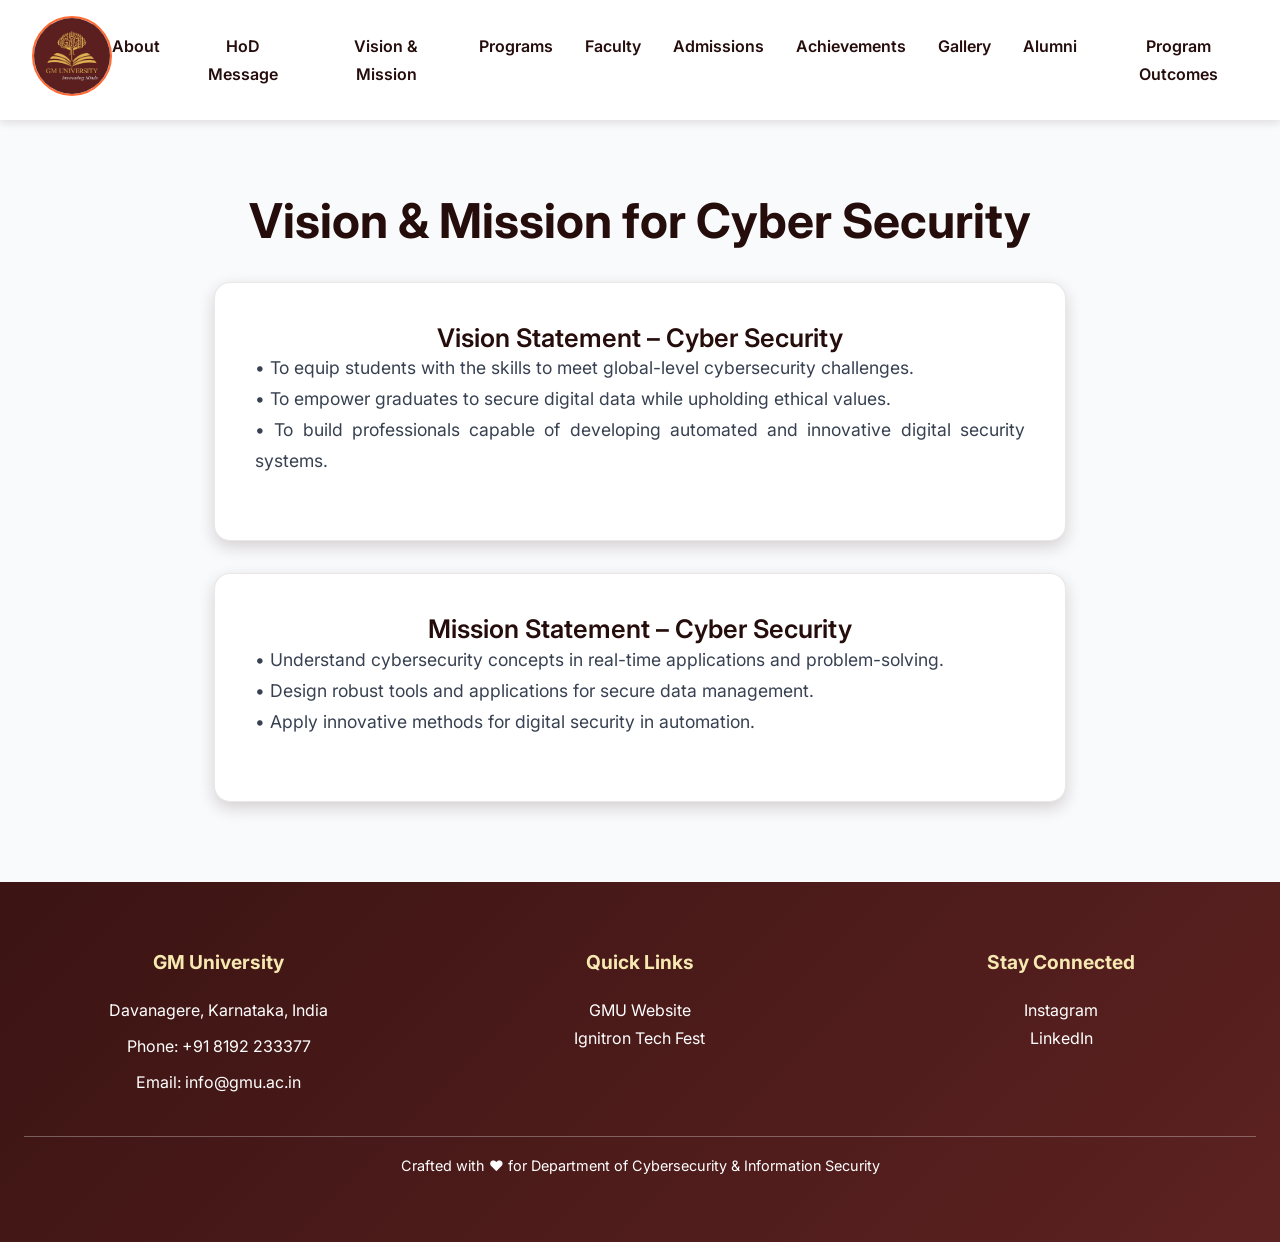
<file: cybersecurity-vision-mission.html>
<!DOCTYPE html>
<html lang="en">

<head>
    <meta charset="UTF-8">
    <meta name="viewport" content="width=device-width, initial-scale=1.0">
    <title>Cyber Security Vision & Mission - GM University</title>
    <link rel="preconnect" href="https://fonts.googleapis.com">
    <link rel="preconnect" href="https://fonts.gstatic.com" crossorigin>
    <link href="https://fonts.googleapis.com/css2?family=Inter:wght@300;400;500;600;700;800&display=swap"
        rel="stylesheet">
    <style>
        :root {
            --primary: #3b1413;
            --primary-dark: #250d0c;
            --primary-light: #5c2221;
            --secondary: #f6e8b1;
            --secondary-light: #fffce6;
            --accent: #ff6b33;
            --accent-light: #ff8c5a;
            --text: #111827;
            --text-light: #374151;
            --text-muted: #6b7280;
            --bg-light: #f8fafc;
            --bg-card: #ffffff;
            --white: #ffffff;
            --shadow-xs: 0 1px 2px rgba(0, 0, 0, 0.05);
            --shadow-sm: 0 3px 8px rgba(59, 20, 19, 0.12);
            --shadow-md: 0 6px 16px rgba(59, 20, 19, 0.18);
            --shadow-lg: 0 10px 28px rgba(59, 20, 19, 0.25);
            --gradient-primary: linear-gradient(135deg, var(--primary) 0%, var(--primary-light) 100%);
            --gradient-hero: linear-gradient(145deg, var(--primary-dark) 0%, var(--primary) 40%, var(--accent) 100%);
            --radius: 12px;
            --radius-sm: 8px;
            --radius-lg: 16px;
            --transition: all 0.3s cubic-bezier(0.4, 0, 0.2, 1);
        }

        * {
            margin: 0;
            padding: 0;
            box-sizing: border-box;
        }

        html {
            scroll-behavior: smooth;
            font-size: clamp(14px, 2.5vw, 16px);
        }

        body {
            font-family: 'Inter', -apple-system, BlinkMacSystemFont, system-ui, sans-serif;
            color: var(--text);
            line-height: 1.75;
            background: var(--bg-light);
            overflow-x: hidden;
            text-align: center;
        }

        h1,
        h2,
        h3 {
            color: var(--primary-dark);
            font-weight: 700;
            line-height: 1.2;
            text-align: center;
        }

        h1 {
            font-size: clamp(2rem, 5.5vw, 3.5rem);
        }

        h2 {
            font-size: clamp(1.8rem, 4vw, 2.5rem);
        }

        h3 {
            font-size: clamp(1.2rem, 2.8vw, 1.6rem);
            font-weight: 600;
        }

        p {
            font-size: clamp(0.9rem, 1.7vw, 1.1rem);
            color: var(--text-light);
            margin-bottom: 1.5rem;
            text-align: justify;
        }

        header {
            position: fixed;
            top: 0;
            width: 100%;
            background: rgba(255, 255, 255, 0.95);
            backdrop-filter: blur(10px);
            box-shadow: var(--shadow-sm);
            z-index: 1000;
            padding: 1rem 2rem;
        }

        .header-content {
            max-width: 1600px;
            margin: 0 auto;
            display: flex;
            align-items: center;
            justify-content: space-between;
        }

        .logo img {
            width: clamp(80px, 2vw, 60px);
            border-radius: 50%;
            border: 2px solid var(--accent);
            transition: var(--transition);
            object-fit: cover;
        }

        .logo img:hover {
            transform: scale(1.1);
        }

        .nav-list {
            display: flex;
            gap: 2rem;
            list-style: none;
            justify-content: center;
        }

        .nav-link {
            color: var(--primary-dark);
            text-decoration: none;
            font-weight: 600;
            font-size: clamp(0.9rem, 1.6vw, 1rem);
            position: relative;
            transition: var(--transition);
            text-align: center;
        }

        .nav-link::after {
            content: '';
            position: absolute;
            bottom: -4px;
            left: 0;
            width: 0;
            height: 2px;
            background: var(--accent);
            transition: var(--transition);
        }

        .nav-link:hover {
            color: var(--primary);
        }

        .nav-link:hover::after {
            width: 100%;
        }

        .hamburger {
            display: none;
            font-size: 1.5rem;
            background: none;
            border: none;
            color: var(--primary-dark);
            cursor: pointer;
        }

        .content-section {
            padding: clamp(8rem, 15vw, 12rem) 1.5rem 3rem;
            max-width: 900px;
            margin: 0 auto;
            text-align: left;
        }

        .content-section p {
            text-align: justify;
        }

        .content-section h1 {
            text-align: center;
            margin-bottom: 2rem;
            color: var(--primary-dark);
            font-size: clamp(2rem, 5vw, 3rem);
        }

        .content-section h2 {
            text-align: center;
            margin-top: 1.5rem;
        }

        .vision-card {
            background: var(--bg-card);
            padding: 2.5rem;
            border-radius: var(--radius-lg);
            box-shadow: var(--shadow-md);
            border: 1px solid rgba(59, 20, 19, 0.1);
            margin-bottom: 2rem;
        }

        footer {
            background: var(--gradient-primary);
            color: var(--white);
            padding: clamp(3rem, 6vw, 4rem) 1.5rem;
            text-align: center;
        }

        .footer-content {
            max-width: 1400px;
            margin: 0 auto;
            display: grid;
            grid-template-columns: repeat(auto-fit, minmax(220px, 1fr));
            gap: 2rem;
        }

        .footer-section h4 {
            color: var(--secondary);
            margin-bottom: 1rem;
            font-size: 1.2rem;
        }

        .footer-section p,
        .footer-section a {
            color: var(--white);
            font-size: 1rem;
            margin-bottom: 0.5rem;
            text-decoration: none;
            text-align: center;
        }

        .footer-section a:hover {
            color: var(--secondary);
        }

        .newsletter-form {
            display: flex;
            gap: 1rem;
            justify-content: center;
            margin-top: 1rem;
        }

        .newsletter-form input {
            padding: 0.8rem;
            border: none;
            border-radius: var(--radius-sm);
            font-size: 1rem;
            width: 100%;
            max-width: 300px;
        }

        .newsletter-form button {
            padding: 0.8rem 1.5rem;
            background: var(--accent);
            color: var(--white);
            border: none;
            border-radius: var(--radius-sm);
            cursor: pointer;
            transition: var(--transition);
        }

        .newsletter-form button:hover {
            background: var(--accent-light);
        }

        .footer-bottom {
            margin-top: 2rem;
            border-top: 1px solid rgba(255, 255, 255, 0.3);
            padding-top: 1rem;
            font-size: 0.9rem;
        }

        @media (max-width: 1024px) {
            .nav-list {
                gap: 1.5rem;
            }
        }

        @media (max-width: 768px) {
            .hamburger {
                display: block;
            }

            .nav-list {
                display: none;
                flex-direction: column;
                position: absolute;
                top: 70px;
                left: 0;
                width: 100%;
                background: rgba(255, 255, 255, 0.95);
                padding: 1rem;
                box-shadow: var(--shadow-sm);
                text-align: center;
            }

            .nav-list.active {
                display: flex;
            }
        }
    </style>
</head>

<body>
    <header>
        <div class="header-content">
            <div class="logo">
                <a href="index.html">
                    <img src="image.png" alt="GMU Logo" loading="lazy">
                </a>
            </div>
            <nav>
                <ul class="nav-list">
                    <li><a href="index.html#about" class="nav-link">About</a></li>
                    <li><a href="index.html#hod-message" class="nav-link">HoD Message</a></li>
                    <li><a href="index.html#vision-mission" class="nav-link">Vision & Mission</a></li>
                    <li><a href="index.html#programs" class="nav-link">Programs</a></li>
                    <li><a href="index.html#faculty" class="nav-link">Faculty</a></li>
                    <li><a href="index.html#admissions" class="nav-link">Admissions</a></li>
                    <li><a href="index.html#achievements" class="nav-link">Achievements</a></li>
                    <li><a href="index.html#gallery" class="nav-link">Gallery</a></li>
                    <li><a href="index.html#alumni" class="nav-link">Alumni</a></li>
                    <li><a href="PO.html" class="nav-link">Program Outcomes</a></li>
                </ul>
                <button class="hamburger" aria-label="Toggle navigation">☰</button>
            </nav>
        </div>
    </header>

    <main class="content-section">
        <h1>Vision & Mission for Cyber Security</h1>
        <div class="vision-card">
            <h3>Vision Statement – Cyber Security</h3>
            <p>• To equip students with the skills to meet global-level cybersecurity challenges.<br>
                • To empower graduates to secure digital data while upholding ethical values.<br>
                • To build professionals capable of developing automated and innovative digital security systems.
            </p>
        </div>
        <div class="vision-card">
            <h3>Mission Statement – Cyber Security</h3>
            <p>• Understand cybersecurity concepts in real-time applications and problem-solving.<br>
                • Design robust tools and applications for secure data management.<br>
                • Apply innovative methods for digital security in automation.
            </p>
        </div>
    </main>

    <footer>
        <div class="footer-content">
            <div class="footer-section">
                <h4>GM University</h4>
                <p>Davanagere, Karnataka, India</p>
                <p>Phone: +91 8192 233377</p>
                <p>Email: <a href="mailto:info@gmu.ac.in">info@gmu.ac.in</a></p>
            </div>
            <div class="footer-section">
                <h4>Quick Links</h4>
                <a href="https://gmu.ac.in" target="_blank" rel="noopener noreferrer">GMU Website</a><br>
                <a href="https://ignitron.gmu.ac.in" target="_blank" rel="noopener noreferrer">Ignitron Tech Fest</a>
            </div>
            <div class="footer-section">
                <h4>Stay Connected</h4>
                <a href="https://instagram.com/gmu" target="_blank" rel="noopener noreferrer">Instagram</a><br>
                <a href="https://linkedin.com/company/gmu" target="_blank" rel="noopener noreferrer">LinkedIn</a>
            </div>
        </div>
        <div class="footer-bottom">
            Crafted with &hearts; for Department of Cybersecurity & Information Security
        </div>
    </footer>

    <script>
        document.addEventListener('DOMContentLoaded', () => {
            const hamburger = document.querySelector('.hamburger');
            const navList = document.querySelector('.nav-list');
            hamburger.addEventListener('click', () => {
                navList.classList.toggle('active');
                hamburger.setAttribute('aria-expanded', navList.classList.contains('active'));
            });
        });
    </script>
</body>

</html>
</file>
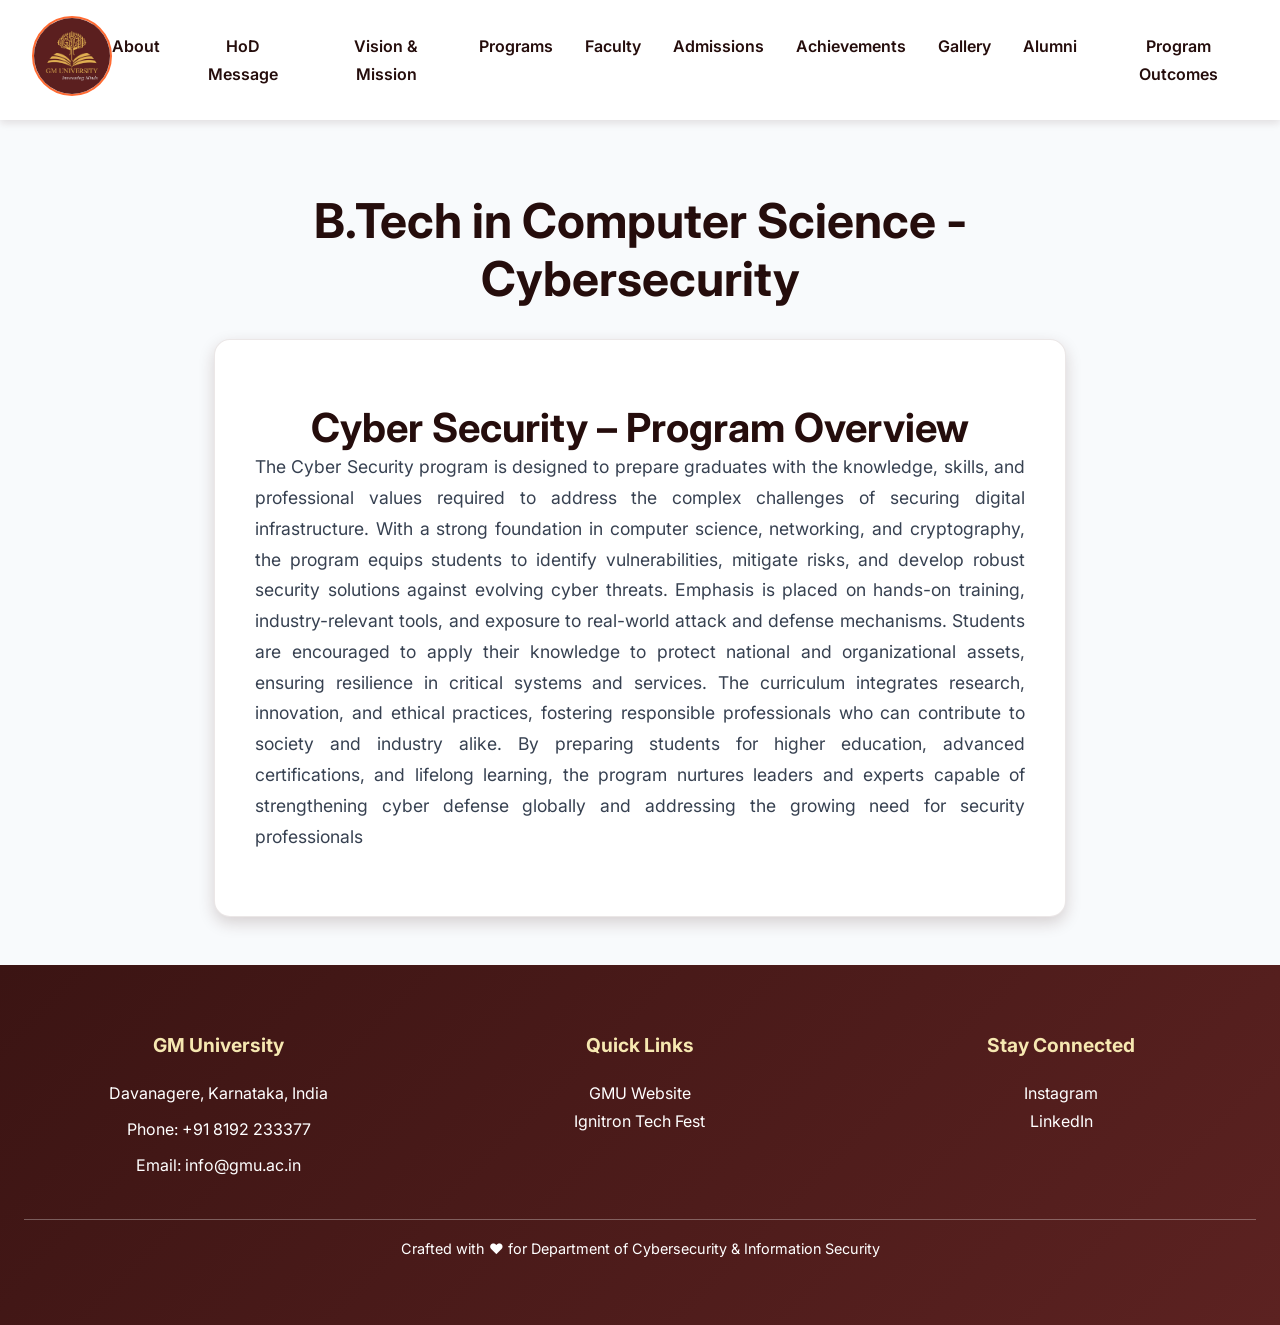
<file: cybersecurity.html>
<!DOCTYPE html>
<html lang="en">

<head>
    <meta charset="UTF-8">
    <meta name="viewport" content="width=device-width, initial-scale=1.0">
    <title>Cyber Security Program - GM University</title>
    <link rel="preconnect" href="https://fonts.googleapis.com">
    <link rel="preconnect" href="https://fonts.gstatic.com" crossorigin>
    <link href="https://fonts.googleapis.com/css2?family=Inter:wght@300;400;500;600;700;800&display=swap"
        rel="stylesheet">
    <style>
        :root {
            --primary: #3b1413;
            --primary-dark: #250d0c;
            --primary-light: #5c2221;
            --secondary: #f6e8b1;
            --secondary-light: #fffce6;
            --accent: #ff6b33;
            --accent-light: #ff8c5a;
            --text: #111827;
            --text-light: #374151;
            --text-muted: #6b7280;
            --bg-light: #f8fafc;
            --bg-card: #ffffff;
            --white: #ffffff;
            --shadow-xs: 0 1px 2px rgba(0, 0, 0, 0.05);
            --shadow-sm: 0 3px 8px rgba(59, 20, 19, 0.12);
            --shadow-md: 0 6px 16px rgba(59, 20, 19, 0.18);
            --shadow-lg: 0 10px 28px rgba(59, 20, 19, 0.25);
            --gradient-primary: linear-gradient(135deg, var(--primary) 0%, var(--primary-light) 100%);
            --gradient-hero: linear-gradient(145deg, var(--primary-dark) 0%, var(--primary) 40%, var(--accent) 100%);
            --radius: 12px;
            --radius-sm: 8px;
            --radius-lg: 16px;
            --transition: all 0.3s cubic-bezier(0.4, 0, 0.2, 1);
        }

        * {
            margin: 0;
            padding: 0;
            box-sizing: border-box;
        }

        html {
            scroll-behavior: smooth;
            font-size: clamp(14px, 2.5vw, 16px);
        }

        body {
            font-family: 'Inter', -apple-system, BlinkMacSystemFont, system-ui, sans-serif;
            color: var(--text);
            line-height: 1.75;
            background: var(--bg-light);
            overflow-x: hidden;
            text-align: center;
        }

        h1,
        h2,
        h3 {
            color: var(--primary-dark);
            font-weight: 700;
            line-height: 1.2;
            text-align: center;
        }

        h1 {
            font-size: clamp(2rem, 5.5vw, 3.5rem);
        }

        h2 {
            font-size: clamp(1.8rem, 4vw, 2.5rem);
        }

        h3 {
            font-size: clamp(1.2rem, 2.8vw, 1.6rem);
            font-weight: 600;
        }

        p {
            font-size: clamp(0.9rem, 1.7vw, 1.1rem);
            color: var(--text-light);
            margin-bottom: 1.5rem;
            text-align: justify;
        }

        header {
            position: fixed;
            top: 0;
            width: 100%;
            background: rgba(255, 255, 255, 0.95);
            backdrop-filter: blur(10px);
            box-shadow: var(--shadow-sm);
            z-index: 1000;
            padding: 1rem 2rem;
        }

        .header-content {
            max-width: 1600px;
            margin: 0 auto;
            display: flex;
            align-items: center;
            justify-content: space-between;
        }

        .logo img {
            width: clamp(80px, 2vw, 60px);
            border-radius: 50%;
            border: 2px solid var(--accent);
            transition: var(--transition);
            object-fit: cover;
        }

        .logo img:hover {
            transform: scale(1.1);
        }

        .nav-list {
            display: flex;
            gap: 2rem;
            list-style: none;
            justify-content: center;
        }

        .nav-link {
            color: var(--primary-dark);
            text-decoration: none;
            font-weight: 600;
            font-size: clamp(0.9rem, 1.6vw, 1rem);
            position: relative;
            transition: var(--transition);
            text-align: center;
        }

        .nav-link::after {
            content: '';
            position: absolute;
            bottom: -4px;
            left: 0;
            width: 0;
            height: 2px;
            background: var(--accent);
            transition: var(--transition);
        }

        .nav-link:hover {
            color: var(--primary);
        }

        .nav-link:hover::after {
            width: 100%;
        }

        .hamburger {
            display: none;
            font-size: 1.5rem;
            background: none;
            border: none;
            color: var(--primary-dark);
            cursor: pointer;
        }

        .content-section {
            padding: clamp(8rem, 15vw, 12rem) 1.5rem 3rem;
            max-width: 900px;
            margin: 0 auto;
            text-align: left;
        }

        .content-section p {
            text-align: justify;
        }

        .content-section h1 {
            text-align: center;
            margin-bottom: 2rem;
            color: var(--primary-dark);
            font-size: clamp(2rem, 5vw, 3rem);
        }

        .content-section h2 {
            text-align: center;
            margin-top: 1.5rem;
        }

        .program-card {
            background: var(--bg-card);
            padding: 2.5rem;
            border-radius: var(--radius-lg);
            box-shadow: var(--shadow-md);
            border: 1px solid rgba(59, 20, 19, 0.1);
        }

        footer {
            background: var(--gradient-primary);
            color: var(--white);
            padding: clamp(3rem, 6vw, 4rem) 1.5rem;
            text-align: center;
        }

        .footer-content {
            max-width: 1400px;
            margin: 0 auto;
            display: grid;
            grid-template-columns: repeat(auto-fit, minmax(220px, 1fr));
            gap: 2rem;
        }

        .footer-section h4 {
            color: var(--secondary);
            margin-bottom: 1rem;
            font-size: 1.2rem;
        }

        .footer-section p,
        .footer-section a {
            color: var(--white);
            font-size: 1rem;
            margin-bottom: 0.5rem;
            text-decoration: none;
            text-align: center;
        }

        .footer-section a:hover {
            color: var(--secondary);
        }

        .newsletter-form {
            display: flex;
            gap: 1rem;
            justify-content: center;
            margin-top: 1rem;
        }

        .newsletter-form input {
            padding: 0.8rem;
            border: none;
            border-radius: var(--radius-sm);
            font-size: 1rem;
            width: 100%;
            max-width: 300px;
        }

        .newsletter-form button {
            padding: 0.8rem 1.5rem;
            background: var(--accent);
            color: var(--white);
            border: none;
            border-radius: var(--radius-sm);
            cursor: pointer;
            transition: var(--transition);
        }

        .newsletter-form button:hover {
            background: var(--accent-light);
        }

        .footer-bottom {
            margin-top: 2rem;
            border-top: 1px solid rgba(255, 255, 255, 0.3);
            padding-top: 1rem;
            font-size: 0.9rem;
        }

        @media (max-width: 1024px) {
            .nav-list {
                gap: 1.5rem;
            }
        }

        @media (max-width: 768px) {
            .hamburger {
                display: block;
            }

            .nav-list {
                display: none;
                flex-direction: column;
                position: absolute;
                top: 70px;
                left: 0;
                width: 100%;
                background: rgba(255, 255, 255, 0.95);
                padding: 1rem;
                box-shadow: var(--shadow-sm);
                text-align: center;
            }

            .nav-list.active {
                display: flex;
            }
        }
    </style>
</head>

<body>
    <header>
        <div class="header-content">
            <div class="logo">
                <a href="index.html">
                    <img src="image.png" alt="GMU Logo" loading="lazy">
                </a>
            </div>
            <nav>
                <ul class="nav-list">
                    <li><a href="index.html#about" class="nav-link">About</a></li>
                    <li><a href="index.html#hod-message" class="nav-link">HoD Message</a></li>
                    <li><a href="index.html#vision-mission" class="nav-link">Vision & Mission</a></li>
                    <li><a href="index.html#programs" class="nav-link">Programs</a></li>
                    <li><a href="index.html#faculty" class="nav-link">Faculty</a></li>
                    <li><a href="index.html#admissions" class="nav-link">Admissions</a></li>
                    <li><a href="index.html#achievements" class="nav-link">Achievements</a></li>
                    <li><a href="index.html#gallery" class="nav-link">Gallery</a></li>
                    <li><a href="index.html#alumni" class="nav-link">Alumni</a></li>
                    <li><a href="PO.html" class="nav-link">Program Outcomes</a></li>
                </ul>
                <button class="hamburger" aria-label="Toggle navigation">☰</button>
            </nav>
        </div>
    </header>

    <main class="content-section">
        <h1>B.Tech in Computer Science - Cybersecurity</h1>
        <div class="program-card">
            <h2>Cyber Security – Program Overview</h2>
            <p>
                The Cyber Security program is designed to prepare graduates with the knowledge, skills, and
                professional values required to address the complex challenges of securing digital
                infrastructure. With a strong foundation in computer science, networking, and cryptography, the
                program equips students to identify vulnerabilities, mitigate risks, and develop robust security
                solutions against evolving cyber threats. Emphasis is placed on hands-on training,
                industry-relevant tools, and exposure to real-world attack and defense mechanisms. Students are
                encouraged to apply their knowledge to protect national and organizational assets, ensuring
                resilience in critical systems and services. The curriculum integrates research, innovation, and
                ethical practices, fostering responsible professionals who can contribute to society and
                industry alike. By preparing students for higher education, advanced certifications, and
                lifelong learning, the program nurtures leaders and experts capable of strengthening cyber
                defense globally and addressing the growing need for security professionals
            </p>
        </div>
    </main>

    <footer>
        <div class="footer-content">
            <div class="footer-section">
                <h4>GM University</h4>
                <p>Davanagere, Karnataka, India</p>
                <p>Phone: +91 8192 233377</p>
                <p>Email: <a href="mailto:info@gmu.ac.in">info@gmu.ac.in</a></p>
            </div>
            <div class="footer-section">
                <h4>Quick Links</h4>
                <a href="https://gmu.ac.in" target="_blank" rel="noopener noreferrer">GMU Website</a><br>
                <a href="https://ignitron.gmu.ac.in" target="_blank" rel="noopener noreferrer">Ignitron Tech Fest</a>
            </div>
            <div class="footer-section">
                <h4>Stay Connected</h4>
                <a href="https://instagram.com/gmu" target="_blank" rel="noopener noreferrer">Instagram</a><br>
                <a href="https://linkedin.com/company/gmu" target="_blank" rel="noopener noreferrer">LinkedIn</a>
            </div>
        </div>
        <div class="footer-bottom">
            Crafted with &hearts; for Department of Cybersecurity & Information Security
        </div>
    </footer>

    <script>
        document.addEventListener('DOMContentLoaded', () => {
            const hamburger = document.querySelector('.hamburger');
            const navList = document.querySelector('.nav-list');
            hamburger.addEventListener('click', () => {
                navList.classList.toggle('active');
                hamburger.setAttribute('aria-expanded', navList.classList.contains('active'));
            });
        });
    </script>
</body>

</html>
</file>
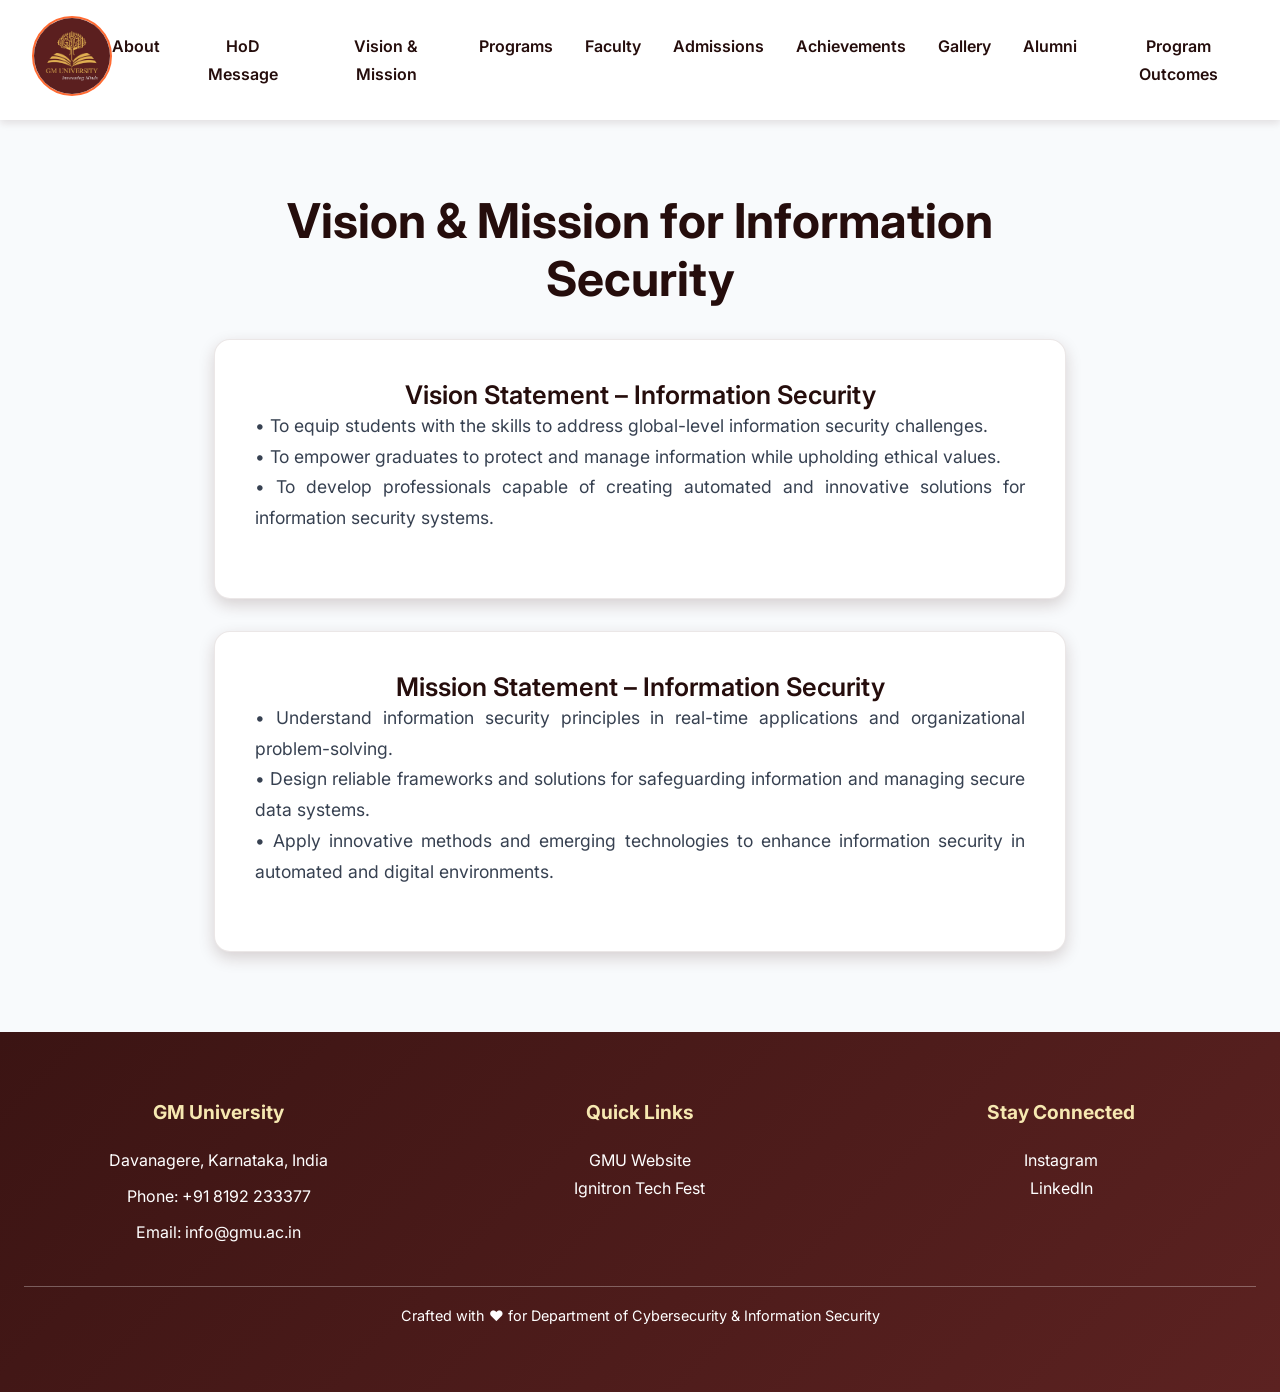
<file: informationsecurity-vision-mission.html>
<!DOCTYPE html>
<html lang="en">

<head>
    <meta charset="UTF-8">
    <meta name="viewport" content="width=device-width, initial-scale=1.0">
    <title>Information Security Vision & Mission - GM University</title>
    <link rel="preconnect" href="https://fonts.googleapis.com">
    <link rel="preconnect" href="https://fonts.gstatic.com" crossorigin>
    <link href="https://fonts.googleapis.com/css2?family=Inter:wght@300;400;500;600;700;800&display=swap"
        rel="stylesheet">
    <style>
        :root {
            --primary: #3b1413;
            --primary-dark: #250d0c;
            --primary-light: #5c2221;
            --secondary: #f6e8b1;
            --secondary-light: #fffce6;
            --accent: #ff6b33;
            --accent-light: #ff8c5a;
            --text: #111827;
            --text-light: #374151;
            --text-muted: #6b7280;
            --bg-light: #f8fafc;
            --bg-card: #ffffff;
            --white: #ffffff;
            --shadow-xs: 0 1px 2px rgba(0, 0, 0, 0.05);
            --shadow-sm: 0 3px 8px rgba(59, 20, 19, 0.12);
            --shadow-md: 0 6px 16px rgba(59, 20, 19, 0.18);
            --shadow-lg: 0 10px 28px rgba(59, 20, 19, 0.25);
            --gradient-primary: linear-gradient(135deg, var(--primary) 0%, var(--primary-light) 100%);
            --gradient-hero: linear-gradient(145deg, var(--primary-dark) 0%, var(--primary) 40%, var(--accent) 100%);
            --radius: 12px;
            --radius-sm: 8px;
            --radius-lg: 16px;
            --transition: all 0.3s cubic-bezier(0.4, 0, 0.2, 1);
        }

        * {
            margin: 0;
            padding: 0;
            box-sizing: border-box;
        }

        html {
            scroll-behavior: smooth;
            font-size: clamp(14px, 2.5vw, 16px);
        }

        body {
            font-family: 'Inter', -apple-system, BlinkMacSystemFont, system-ui, sans-serif;
            color: var(--text);
            line-height: 1.75;
            background: var(--bg-light);
            overflow-x: hidden;
            text-align: center;
        }

        h1,
        h2,
        h3 {
            color: var(--primary-dark);
            font-weight: 700;
            line-height: 1.2;
            text-align: center;
        }

        h1 {
            font-size: clamp(2rem, 5.5vw, 3.5rem);
        }

        h2 {
            font-size: clamp(1.8rem, 4vw, 2.5rem);
        }

        h3 {
            font-size: clamp(1.2rem, 2.8vw, 1.6rem);
            font-weight: 600;
        }

        p {
            font-size: clamp(0.9rem, 1.7vw, 1.1rem);
            color: var(--text-light);
            margin-bottom: 1.5rem;
            text-align: justify;
        }

        header {
            position: fixed;
            top: 0;
            width: 100%;
            background: rgba(255, 255, 255, 0.95);
            backdrop-filter: blur(10px);
            box-shadow: var(--shadow-sm);
            z-index: 1000;
            padding: 1rem 2rem;
        }

        .header-content {
            max-width: 1600px;
            margin: 0 auto;
            display: flex;
            align-items: center;
            justify-content: space-between;
        }

        .logo img {
            width: clamp(80px, 2vw, 60px);
            border-radius: 50%;
            border: 2px solid var(--accent);
            transition: var(--transition);
            object-fit: cover;
        }

        .logo img:hover {
            transform: scale(1.1);
        }

        .nav-list {
            display: flex;
            gap: 2rem;
            list-style: none;
            justify-content: center;
        }

        .nav-link {
            color: var(--primary-dark);
            text-decoration: none;
            font-weight: 600;
            font-size: clamp(0.9rem, 1.6vw, 1rem);
            position: relative;
            transition: var(--transition);
            text-align: center;
        }

        .nav-link::after {
            content: '';
            position: absolute;
            bottom: -4px;
            left: 0;
            width: 0;
            height: 2px;
            background: var(--accent);
            transition: var(--transition);
        }

        .nav-link:hover {
            color: var(--primary);
        }

        .nav-link:hover::after {
            width: 100%;
        }

        .hamburger {
            display: none;
            font-size: 1.5rem;
            background: none;
            border: none;
            color: var(--primary-dark);
            cursor: pointer;
        }

        .content-section {
            padding: clamp(8rem, 15vw, 12rem) 1.5rem 3rem;
            max-width: 900px;
            margin: 0 auto;
            text-align: left;
        }

        .content-section p {
            text-align: justify;
        }

        .content-section h1 {
            text-align: center;
            margin-bottom: 2rem;
            color: var(--primary-dark);
            font-size: clamp(2rem, 5vw, 3rem);
        }

        .content-section h2 {
            text-align: center;
            margin-top: 1.5rem;
        }

        .vision-card {
            background: var(--bg-card);
            padding: 2.5rem;
            border-radius: var(--radius-lg);
            box-shadow: var(--shadow-md);
            border: 1px solid rgba(59, 20, 19, 0.1);
            margin-bottom: 2rem;
        }

        footer {
            background: var(--gradient-primary);
            color: var(--white);
            padding: clamp(3rem, 6vw, 4rem) 1.5rem;
            text-align: center;
        }

        .footer-content {
            max-width: 1400px;
            margin: 0 auto;
            display: grid;
            grid-template-columns: repeat(auto-fit, minmax(220px, 1fr));
            gap: 2rem;
        }

        .footer-section h4 {
            color: var(--secondary);
            margin-bottom: 1rem;
            font-size: 1.2rem;
        }

        .footer-section p,
        .footer-section a {
            color: var(--white);
            font-size: 1rem;
            margin-bottom: 0.5rem;
            text-decoration: none;
            text-align: center;
        }

        .footer-section a:hover {
            color: var(--secondary);
        }

        .newsletter-form {
            display: flex;
            gap: 1rem;
            justify-content: center;
            margin-top: 1rem;
        }

        .newsletter-form input {
            padding: 0.8rem;
            border: none;
            border-radius: var(--radius-sm);
            font-size: 1rem;
            width: 100%;
            max-width: 300px;
        }

        .newsletter-form button {
            padding: 0.8rem 1.5rem;
            background: var(--accent);
            color: var(--white);
            border: none;
            border-radius: var(--radius-sm);
            cursor: pointer;
            transition: var(--transition);
        }

        .newsletter-form button:hover {
            background: var(--accent-light);
        }

        .footer-bottom {
            margin-top: 2rem;
            border-top: 1px solid rgba(255, 255, 255, 0.3);
            padding-top: 1rem;
            font-size: 0.9rem;
        }

        @media (max-width: 1024px) {
            .nav-list {
                gap: 1.5rem;
            }
        }

        @media (max-width: 768px) {
            .hamburger {
                display: block;
            }

            .nav-list {
                display: none;
                flex-direction: column;
                position: absolute;
                top: 70px;
                left: 0;
                width: 100%;
                background: rgba(255, 255, 255, 0.95);
                padding: 1rem;
                box-shadow: var(--shadow-sm);
                text-align: center;
            }

            .nav-list.active {
                display: flex;
            }
        }
    </style>
</head>

<body>
    <header>
        <div class="header-content">
            <div class="logo">
                <a href="index.html">
                    <img src="image.png" alt="GMU Logo" loading="lazy">
                </a>
            </div>
            <nav>
                <ul class="nav-list">
                    <li><a href="index.html#about" class="nav-link">About</a></li>
                    <li><a href="index.html#hod-message" class="nav-link">HoD Message</a></li>
                    <li><a href="index.html#vision-mission" class="nav-link">Vision & Mission</a></li>
                    <li><a href="index.html#programs" class="nav-link">Programs</a></li>
                    <li><a href="index.html#faculty" class="nav-link">Faculty</a></li>
                    <li><a href="index.html#admissions" class="nav-link">Admissions</a></li>
                    <li><a href="index.html#achievements" class="nav-link">Achievements</a></li>
                    <li><a href="index.html#gallery" class="nav-link">Gallery</a></li>
                    <li><a href="index.html#alumni" class="nav-link">Alumni</a></li>
                    <li><a href="PO.html" class="nav-link">Program Outcomes</a></li>
                </ul>
                <button class="hamburger" aria-label="Toggle navigation">☰</button>
            </nav>
        </div>
    </header>

    <main class="content-section">
        <h1>Vision & Mission for Information Security</h1>
        <div class="vision-card">
            <h3>Vision Statement – Information Security</h3>
            <p>• To equip students with the skills to address global-level information security challenges.<br>
                • To empower graduates to protect and manage information while upholding ethical values.<br>
                • To develop professionals capable of creating automated and innovative solutions for information security systems.
            </p>
        </div>
        <div class="vision-card">
            <h3>Mission Statement – Information Security</h3>
            <p>• Understand information security principles in real-time applications and organizational problem-solving.<br>
                • Design reliable frameworks and solutions for safeguarding information and managing secure data systems.<br>
                • Apply innovative methods and emerging technologies to enhance information security in automated and digital environments.
            </p>
        </div>
    </main>

    <footer>
        <div class="footer-content">
            <div class="footer-section">
                <h4>GM University</h4>
                <p>Davanagere, Karnataka, India</p>
                <p>Phone: +91 8192 233377</p>
                <p>Email: <a href="mailto:info@gmu.ac.in">info@gmu.ac.in</a></p>
            </div>
            <div class="footer-section">
                <h4>Quick Links</h4>
                <a href="https://gmu.ac.in" target="_blank" rel="noopener noreferrer">GMU Website</a><br>
                <a href="https://ignitron.gmu.ac.in" target="_blank" rel="noopener noreferrer">Ignitron Tech Fest</a>
            </div>
            <div class="footer-section">
                <h4>Stay Connected</h4>
                <a href="https://instagram.com/gmu" target="_blank" rel="noopener noreferrer">Instagram</a><br>
                <a href="https://linkedin.com/company/gmu" target="_blank" rel="noopener noreferrer">LinkedIn</a>
            </div>
        </div>
        <div class="footer-bottom">
            Crafted with &hearts; for Department of Cybersecurity & Information Security
        </div>
    </footer>

    <script>
        document.addEventListener('DOMContentLoaded', () => {
            const hamburger = document.querySelector('.hamburger');
            const navList = document.querySelector('.nav-list');
            hamburger.addEventListener('click', () => {
                navList.classList.toggle('active');
                hamburger.setAttribute('aria-expanded', navList.classList.contains('active'));
            });
        });
    </script>
</body>

</html>
</file>
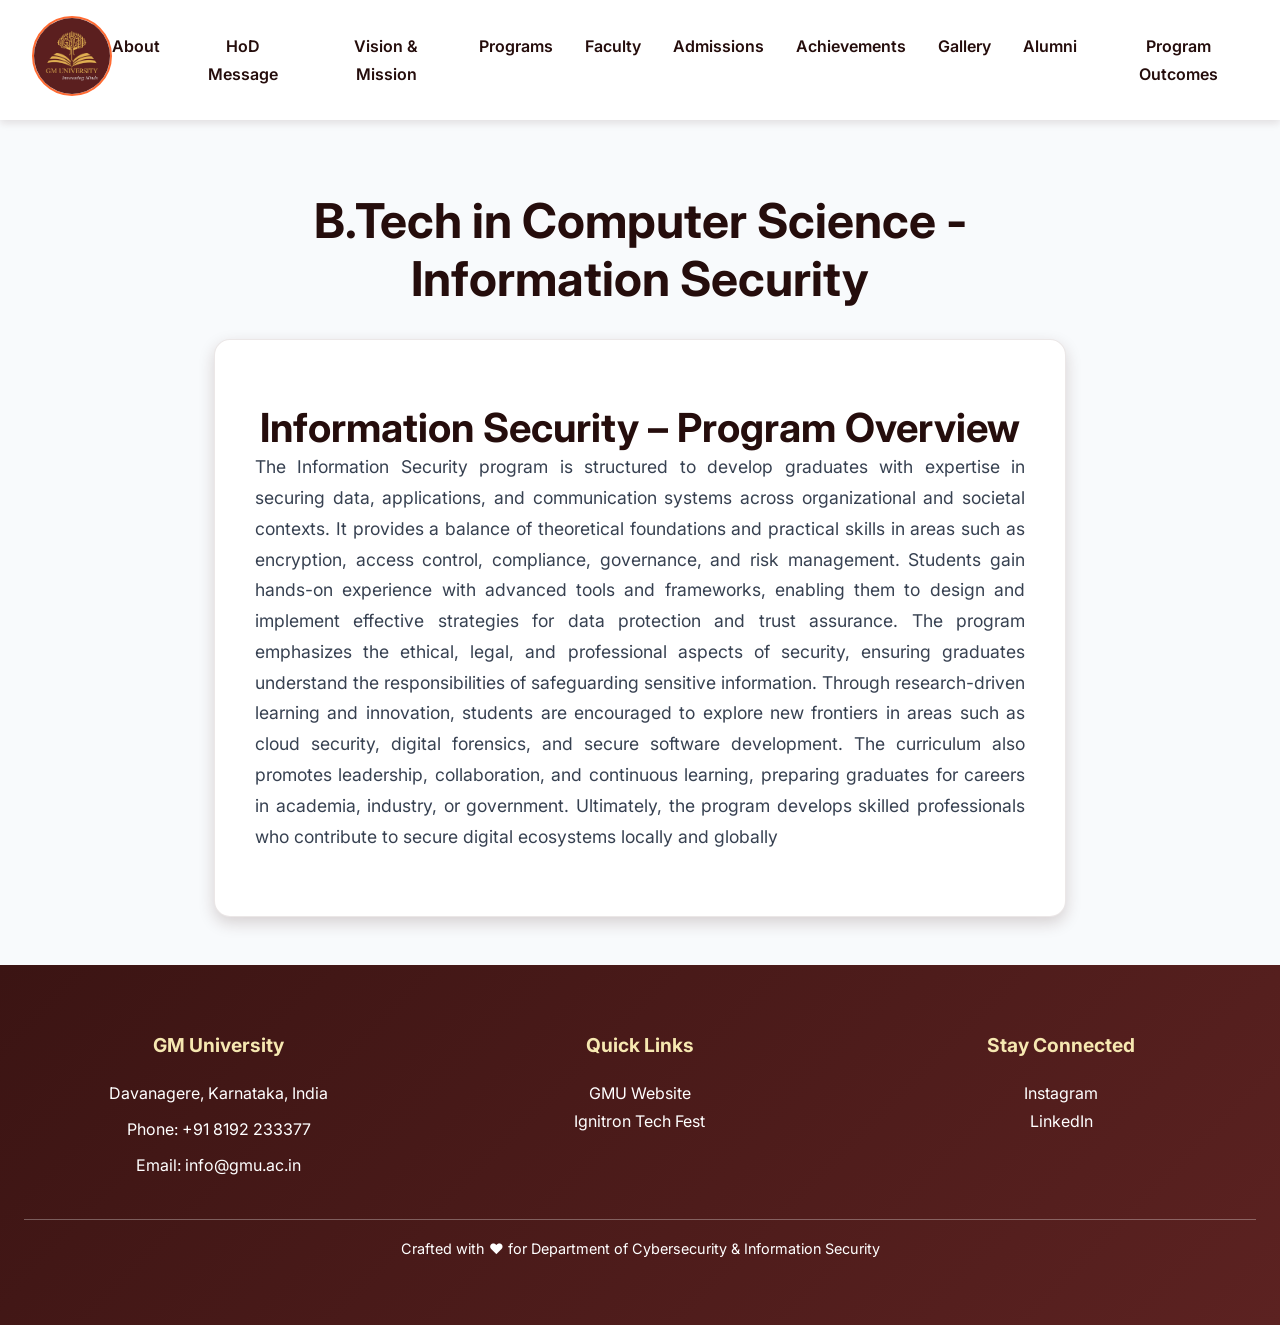
<file: informationsecurity.html>
<!DOCTYPE html>
<html lang="en">

<head>
    <meta charset="UTF-8">
    <meta name="viewport" content="width=device-width, initial-scale=1.0">
    <title>Information Security Program - GM University</title>
    <link rel="preconnect" href="https://fonts.googleapis.com">
    <link rel="preconnect" href="https://fonts.gstatic.com" crossorigin>
    <link href="https://fonts.googleapis.com/css2?family=Inter:wght@300;400;500;600;700;800&display=swap"
        rel="stylesheet">
    <style>
        :root {
            --primary: #3b1413;
            --primary-dark: #250d0c;
            --primary-light: #5c2221;
            --secondary: #f6e8b1;
            --secondary-light: #fffce6;
            --accent: #ff6b33;
            --accent-light: #ff8c5a;
            --text: #111827;
            --text-light: #374151;
            --text-muted: #6b7280;
            --bg-light: #f8fafc;
            --bg-card: #ffffff;
            --white: #ffffff;
            --shadow-xs: 0 1px 2px rgba(0, 0, 0, 0.05);
            --shadow-sm: 0 3px 8px rgba(59, 20, 19, 0.12);
            --shadow-md: 0 6px 16px rgba(59, 20, 19, 0.18);
            --shadow-lg: 0 10px 28px rgba(59, 20, 19, 0.25);
            --gradient-primary: linear-gradient(135deg, var(--primary) 0%, var(--primary-light) 100%);
            --gradient-hero: linear-gradient(145deg, var(--primary-dark) 0%, var(--primary) 40%, var(--accent) 100%);
            --radius: 12px;
            --radius-sm: 8px;
            --radius-lg: 16px;
            --transition: all 0.3s cubic-bezier(0.4, 0, 0.2, 1);
        }

        * {
            margin: 0;
            padding: 0;
            box-sizing: border-box;
        }

        html {
            scroll-behavior: smooth;
            font-size: clamp(14px, 2.5vw, 16px);
        }

        body {
            font-family: 'Inter', -apple-system, BlinkMacSystemFont, system-ui, sans-serif;
            color: var(--text);
            line-height: 1.75;
            background: var(--bg-light);
            overflow-x: hidden;
            text-align: center;
        }

        h1,
        h2,
        h3 {
            color: var(--primary-dark);
            font-weight: 700;
            line-height: 1.2;
            text-align: center;
        }

        h1 {
            font-size: clamp(2rem, 5.5vw, 3.5rem);
        }

        h2 {
            font-size: clamp(1.8rem, 4vw, 2.5rem);
        }

        h3 {
            font-size: clamp(1.2rem, 2.8vw, 1.6rem);
            font-weight: 600;
        }

        p {
            font-size: clamp(0.9rem, 1.7vw, 1.1rem);
            color: var(--text-light);
            margin-bottom: 1.5rem;
            text-align: justify;
        }

        header {
            position: fixed;
            top: 0;
            width: 100%;
            background: rgba(255, 255, 255, 0.95);
            backdrop-filter: blur(10px);
            box-shadow: var(--shadow-sm);
            z-index: 1000;
            padding: 1rem 2rem;
        }

        .header-content {
            max-width: 1600px;
            margin: 0 auto;
            display: flex;
            align-items: center;
            justify-content: space-between;
        }

        .logo img {
            width: clamp(80px, 2vw, 60px);
            border-radius: 50%;
            border: 2px solid var(--accent);
            transition: var(--transition);
            object-fit: cover;
        }

        .logo img:hover {
            transform: scale(1.1);
        }

        .nav-list {
            display: flex;
            gap: 2rem;
            list-style: none;
            justify-content: center;
        }

        .nav-link {
            color: var(--primary-dark);
            text-decoration: none;
            font-weight: 600;
            font-size: clamp(0.9rem, 1.6vw, 1rem);
            position: relative;
            transition: var(--transition);
            text-align: center;
        }

        .nav-link::after {
            content: '';
            position: absolute;
            bottom: -4px;
            left: 0;
            width: 0;
            height: 2px;
            background: var(--accent);
            transition: var(--transition);
        }

        .nav-link:hover {
            color: var(--primary);
        }

        .nav-link:hover::after {
            width: 100%;
        }

        .hamburger {
            display: none;
            font-size: 1.5rem;
            background: none;
            border: none;
            color: var(--primary-dark);
            cursor: pointer;
        }

        .content-section {
            padding: clamp(8rem, 15vw, 12rem) 1.5rem 3rem;
            max-width: 900px;
            margin: 0 auto;
            text-align: left;
        }

        .content-section p {
            text-align: justify;
        }

        .content-section h1 {
            text-align: center;
            margin-bottom: 2rem;
            color: var(--primary-dark);
            font-size: clamp(2rem, 5vw, 3rem);
        }

        .content-section h2 {
            text-align: center;
            margin-top: 1.5rem;
        }

        .program-card {
            background: var(--bg-card);
            padding: 2.5rem;
            border-radius: var(--radius-lg);
            box-shadow: var(--shadow-md);
            border: 1px solid rgba(59, 20, 19, 0.1);
        }

        footer {
            background: var(--gradient-primary);
            color: var(--white);
            padding: clamp(3rem, 6vw, 4rem) 1.5rem;
            text-align: center;
        }

        .footer-content {
            max-width: 1400px;
            margin: 0 auto;
            display: grid;
            grid-template-columns: repeat(auto-fit, minmax(220px, 1fr));
            gap: 2rem;
        }

        .footer-section h4 {
            color: var(--secondary);
            margin-bottom: 1rem;
            font-size: 1.2rem;
        }

        .footer-section p,
        .footer-section a {
            color: var(--white);
            font-size: 1rem;
            margin-bottom: 0.5rem;
            text-decoration: none;
            text-align: center;
        }

        .footer-section a:hover {
            color: var(--secondary);
        }

        .newsletter-form {
            display: flex;
            gap: 1rem;
            justify-content: center;
            margin-top: 1rem;
        }

        .newsletter-form input {
            padding: 0.8rem;
            border: none;
            border-radius: var(--radius-sm);
            font-size: 1rem;
            width: 100%;
            max-width: 300px;
        }

        .newsletter-form button {
            padding: 0.8rem 1.5rem;
            background: var(--accent);
            color: var(--white);
            border: none;
            border-radius: var(--radius-sm);
            cursor: pointer;
            transition: var(--transition);
        }

        .newsletter-form button:hover {
            background: var(--accent-light);
        }

        .footer-bottom {
            margin-top: 2rem;
            border-top: 1px solid rgba(255, 255, 255, 0.3);
            padding-top: 1rem;
            font-size: 0.9rem;
        }

        @media (max-width: 1024px) {
            .nav-list {
                gap: 1.5rem;
            }
        }

        @media (max-width: 768px) {
            .hamburger {
                display: block;
            }

            .nav-list {
                display: none;
                flex-direction: column;
                position: absolute;
                top: 70px;
                left: 0;
                width: 100%;
                background: rgba(255, 255, 255, 0.95);
                padding: 1rem;
                box-shadow: var(--shadow-sm);
                text-align: center;
            }

            .nav-list.active {
                display: flex;
            }
        }
    </style>
</head>

<body>
    <header>
        <div class="header-content">
            <div class="logo">
                <a href="index.html">
                    <img src="image.png" alt="GMU Logo" loading="lazy">
                </a>
            </div>
            <nav>
                <ul class="nav-list">
                    <li><a href="index.html#about" class="nav-link">About</a></li>
                    <li><a href="index.html#hod-message" class="nav-link">HoD Message</a></li>
                    <li><a href="index.html#vision-mission" class="nav-link">Vision & Mission</a></li>
                    <li><a href="index.html#programs" class="nav-link">Programs</a></li>
                    <li><a href="index.html#faculty" class="nav-link">Faculty</a></li>
                    <li><a href="index.html#admissions" class="nav-link">Admissions</a></li>
                    <li><a href="index.html#achievements" class="nav-link">Achievements</a></li>
                    <li><a href="index.html#gallery" class="nav-link">Gallery</a></li>
                    <li><a href="index.html#alumni" class="nav-link">Alumni</a></li>
                    <li><a href="PO.html" class="nav-link">Program Outcomes</a></li>
                </ul>
                <button class="hamburger" aria-label="Toggle navigation">☰</button>
            </nav>
        </div>
    </header>

    <main class="content-section">
        <h1>B.Tech in Computer Science - Information Security</h1>
        <div class="program-card">
            <h2>Information Security – Program Overview</h2>
            <p>
                The Information Security program is structured to develop graduates with expertise in securing
                data, applications, and communication systems across organizational and societal contexts. It
                provides a balance of theoretical foundations and practical skills in areas such as encryption,
                access control, compliance, governance, and risk management. Students gain hands-on experience
                with advanced tools and frameworks, enabling them to design and implement effective strategies
                for data protection and trust assurance. The program emphasizes the ethical, legal, and
                professional aspects of security, ensuring graduates understand the responsibilities of
                safeguarding sensitive information. Through research-driven learning and innovation, students
                are encouraged to explore new frontiers in areas such as cloud security, digital forensics, and
                secure software development. The curriculum also promotes leadership, collaboration, and
                continuous learning, preparing graduates for careers in academia, industry, or government.
                Ultimately, the program develops skilled professionals who contribute to secure digital
                ecosystems locally and globally
            </p>
        </div>
    </main>

    <footer>
        <div class="footer-content">
            <div class="footer-section">
                <h4>GM University</h4>
                <p>Davanagere, Karnataka, India</p>
                <p>Phone: +91 8192 233377</p>
                <p>Email: <a href="mailto:info@gmu.ac.in">info@gmu.ac.in</a></p>
            </div>
            <div class="footer-section">
                <h4>Quick Links</h4>
                <a href="https://gmu.ac.in" target="_blank" rel="noopener noreferrer">GMU Website</a><br>
                <a href="https://ignitron.gmu.ac.in" target="_blank" rel="noopener noreferrer">Ignitron Tech Fest</a>
            </div>
            <div class="footer-section">
                <h4>Stay Connected</h4>
                <a href="https://instagram.com/gmu" target="_blank" rel="noopener noreferrer">Instagram</a><br>
                <a href="https://linkedin.com/company/gmu" target="_blank" rel="noopener noreferrer">LinkedIn</a>
            </div>
        </div>
        <div class="footer-bottom">
            Crafted with &hearts; for Department of Cybersecurity & Information Security
        </div>
    </footer>

    <script>
        document.addEventListener('DOMContentLoaded', () => {
            const hamburger = document.querySelector('.hamburger');
            const navList = document.querySelector('.nav-list');
            hamburger.addEventListener('click', () => {
                navList.classList.toggle('active');
                hamburger.setAttribute('aria-expanded', navList.classList.contains('active'));
            });
        });
    </script>
</body>

</html>
</file>
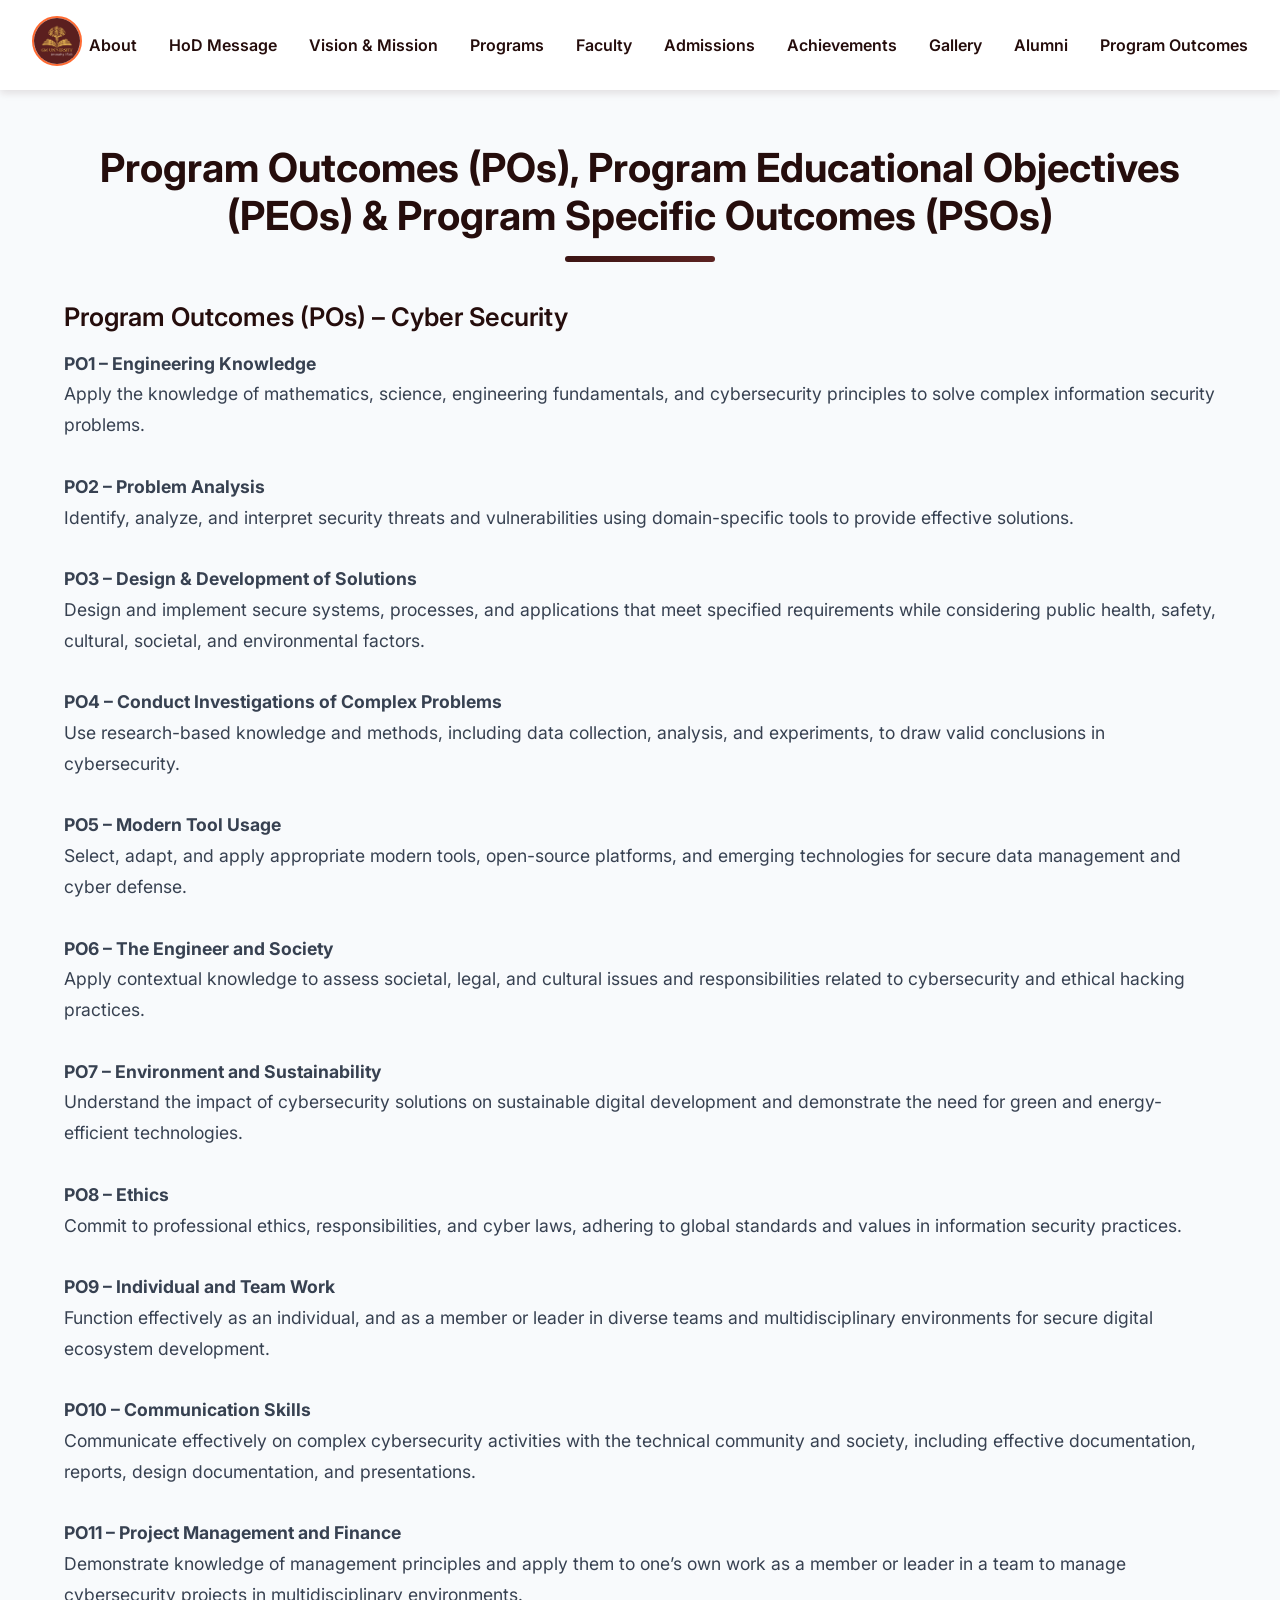
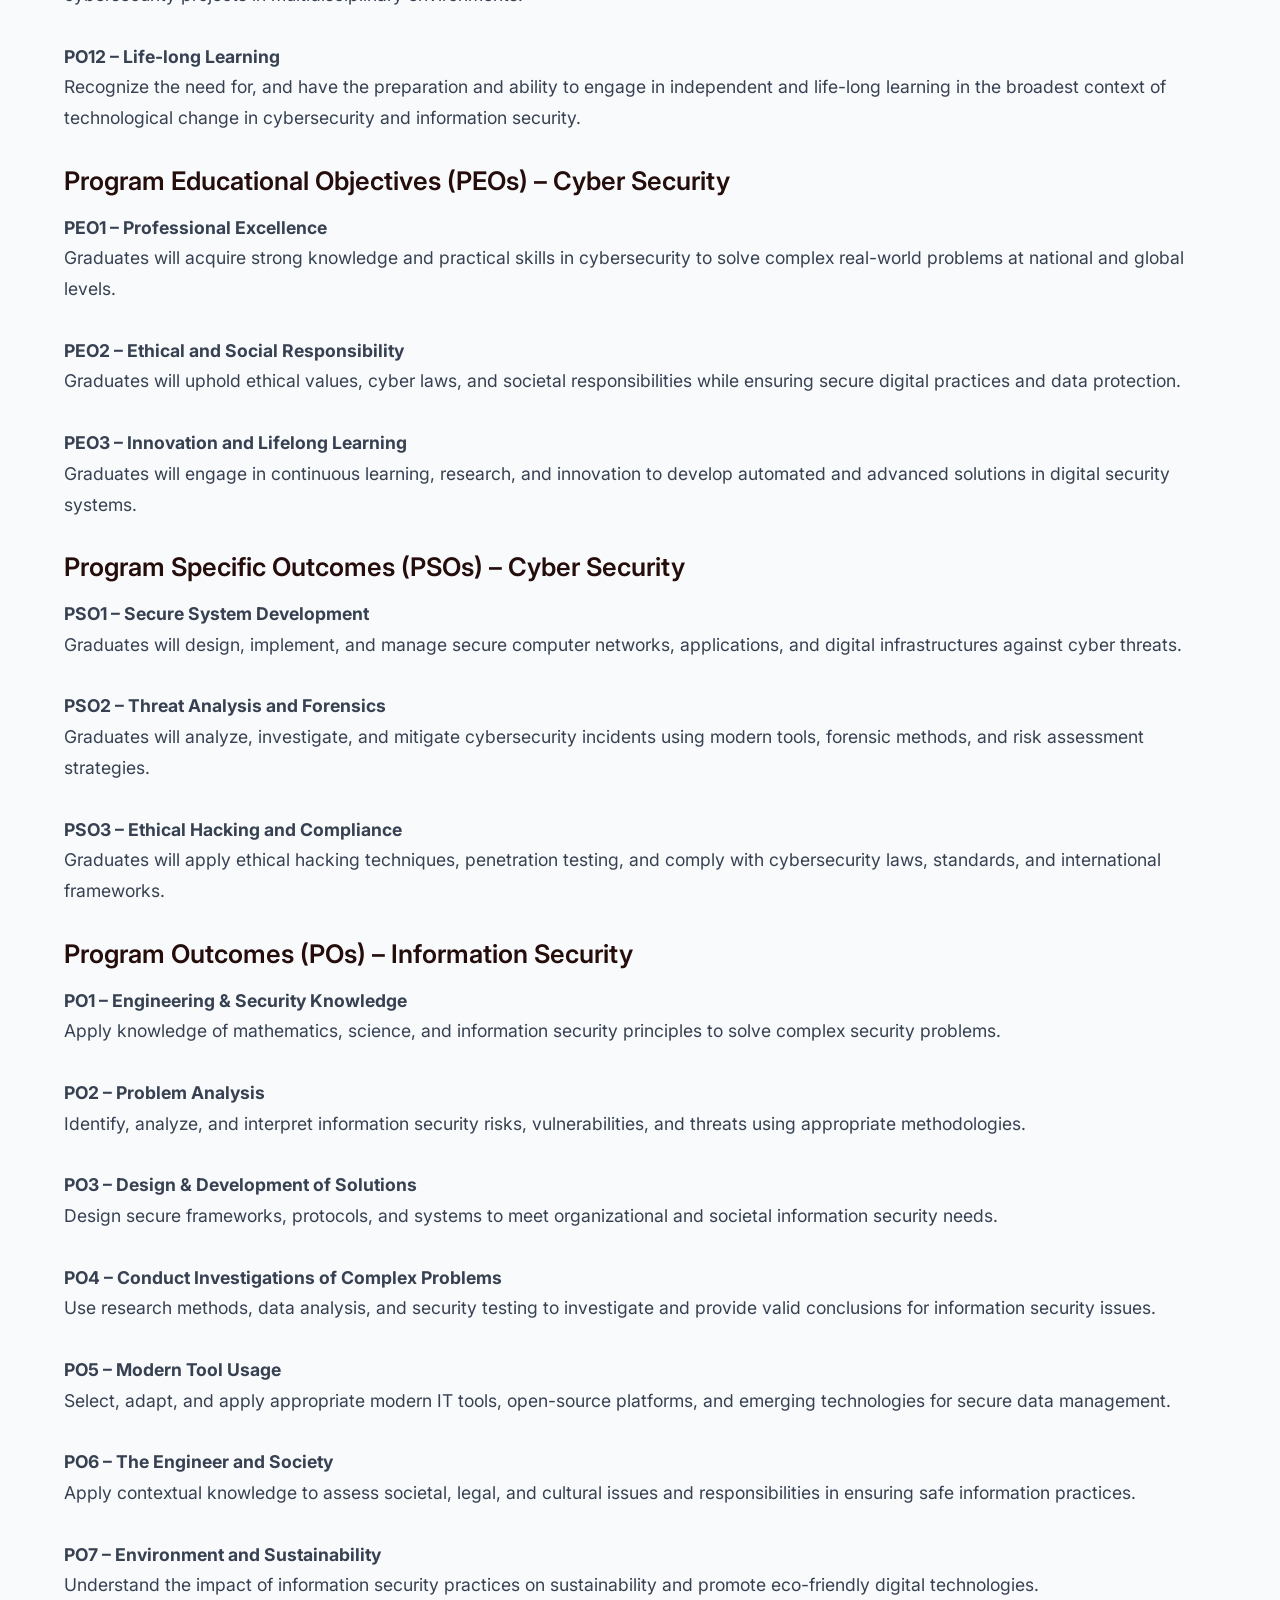
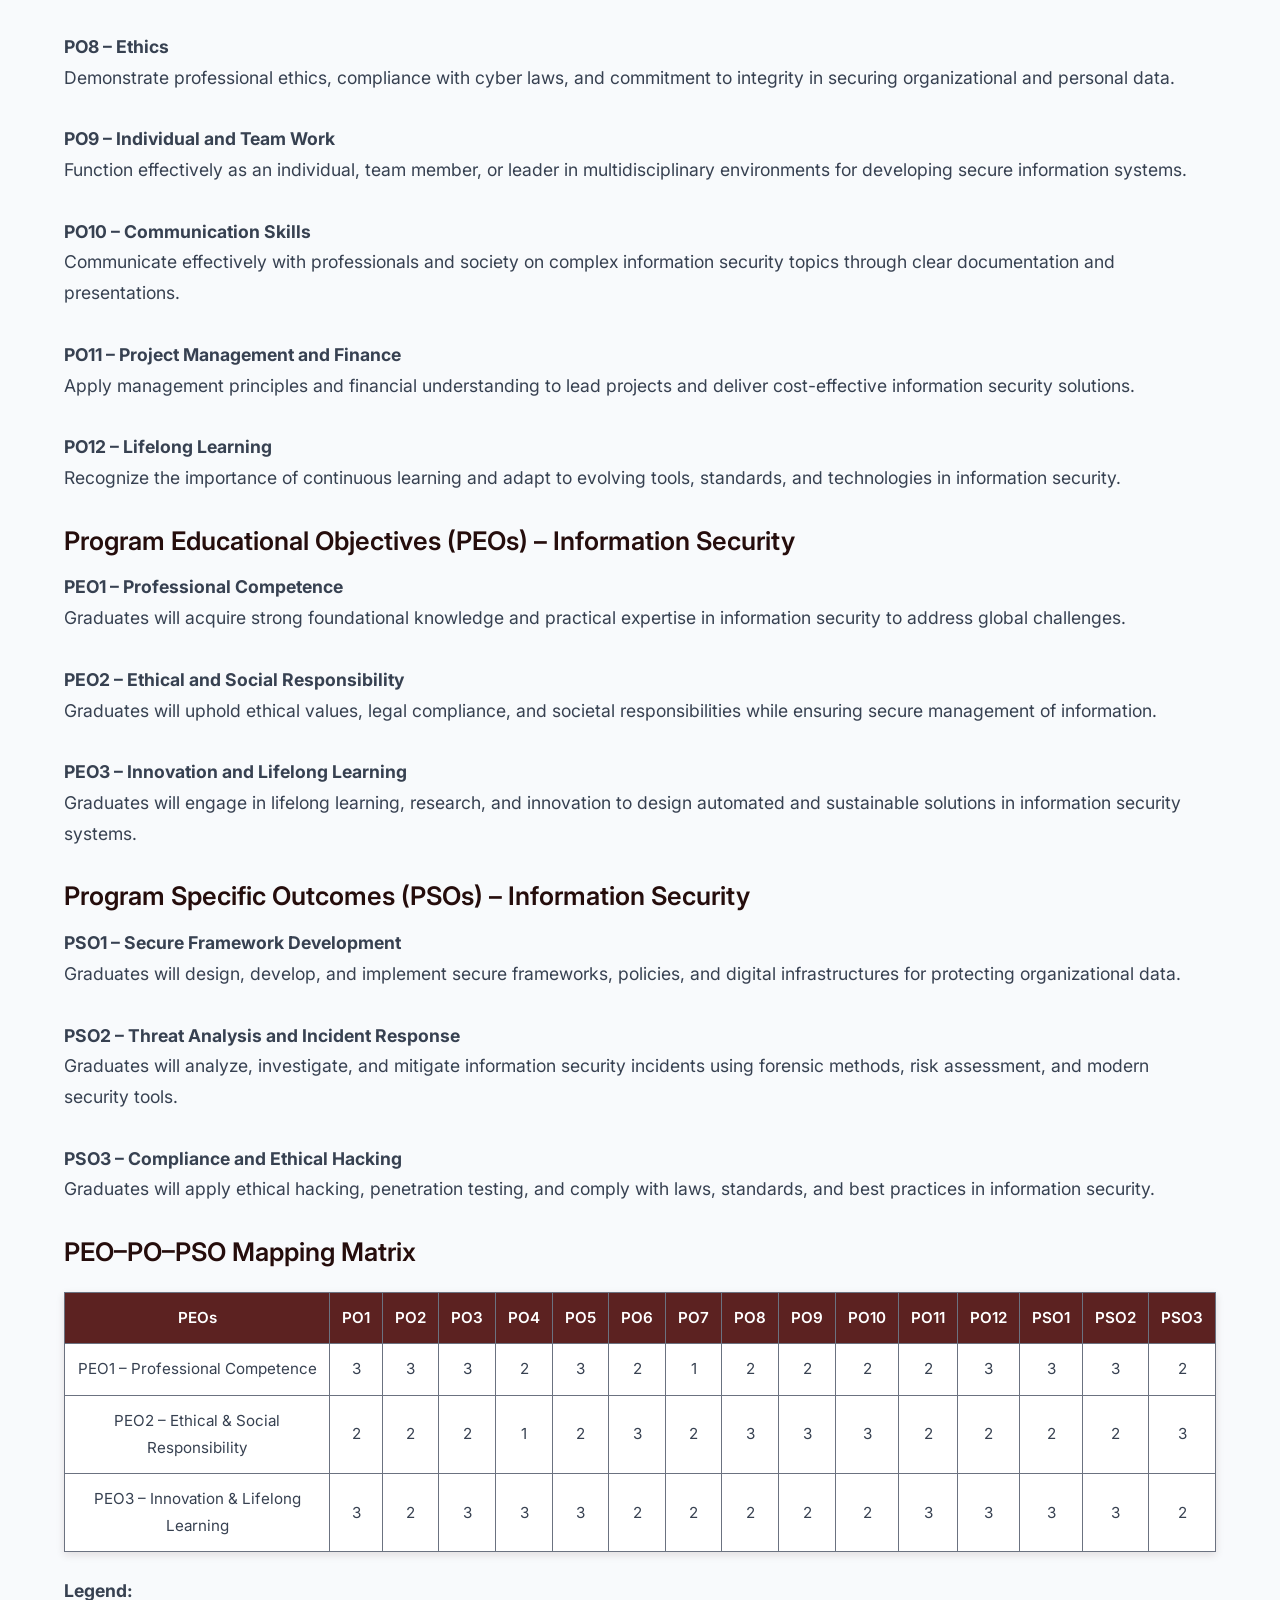
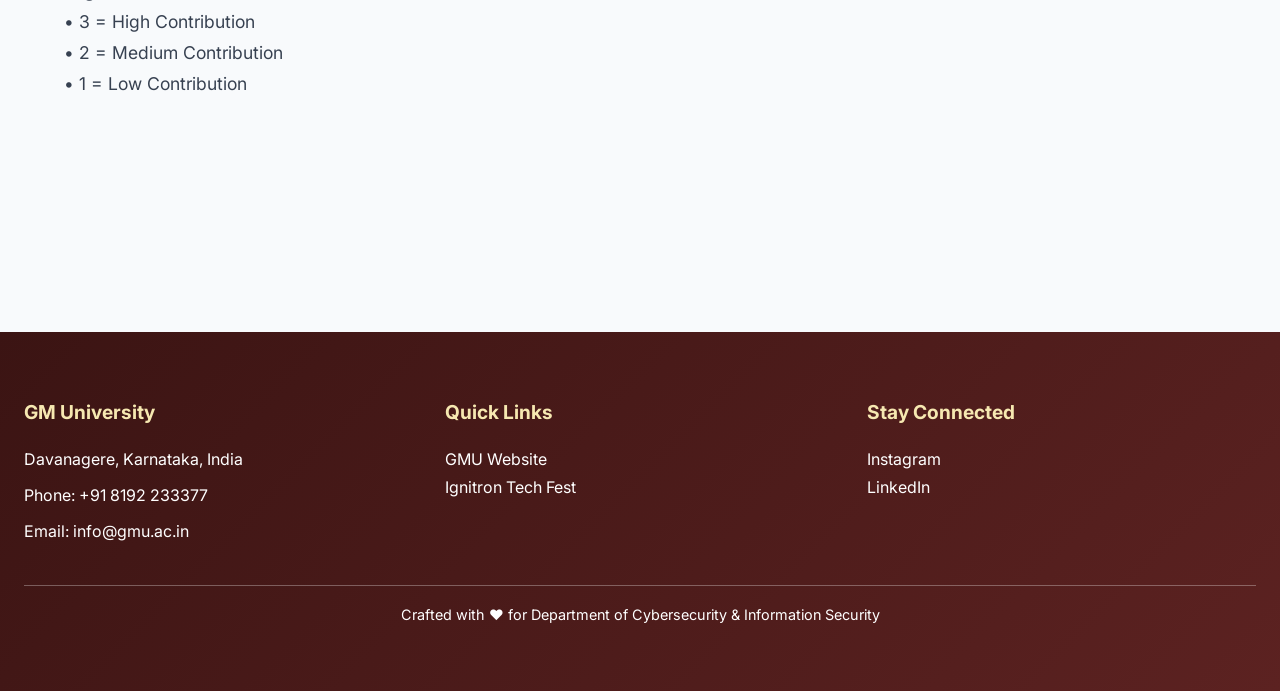
<file: PO.html>
<!DOCTYPE html>
<html lang="en">

<head>
    <meta charset="UTF-8">
    <meta name="viewport" content="width=device-width, initial-scale=1.0">
    <meta name="description"
        content="Discover GMU's B.Tech in Computer Science - Cybersecurity program, featuring cutting-edge curriculum, expert faculty, and vibrant campus life.">
    <meta name="keywords"
        content="B.Tech Cybersecurity, GMU, Computer Science, Cybersecurity Education, Information Security">
    <meta name="author" content="GM University">
    <title>Program Outcomes - GM University Cybersecurity</title>
    <link rel="preconnect" href="https://fonts.googleapis.com">
    <link rel="preconnect" href="https://fonts.gstatic.com" crossorigin>
    <link href="https://fonts.googleapis.com/css2?family=Inter:wght@300;400;500;600;700;800&display=swap"
        rel="stylesheet">
    <style>
        :root {
            --primary: #3b1413;
            --primary-dark: #250d0c;
            --primary-light: #5c2221;
            --secondary: #f6e8b1;
            --secondary-light: #fffce6;
            --accent: #ff6b33;
            --accent-light: #ff8c5a;
            --text: #111827;
            --text-light: #374151;
            --text-muted: #6b7280;
            --bg-light: #f8fafc;
            --bg-card: #ffffff;
            --shadow-xs: 0 1px 2px rgba(0, 0, 0, 0.05);
            --shadow-sm: 0 3px 8px rgba(59, 20, 19, 0.12);
            --shadow-md: 0 6px 16px rgba(59, 20, 19, 0.18);
            --shadow-lg: 0 10px 28px rgba(59, 20, 19, 0.25);
            --gradient-primary: linear-gradient(135deg, var(--primary) 0%, var(--primary-light) 100%);
            --gradient-hero: linear-gradient(145deg, var(--primary-dark) 0%, var(--primary) 40%, var(--accent) 100%);
            --radius: 12px;
            --radius-sm: 8px;
            --radius-lg: 16px;
            --transition: all 0.3s cubic-bezier(0.4, 0, 0.2, 1);
        }

        * {
            margin: 0;
            padding: 0;
            box-sizing: border-box;
        }

        html {
            scroll-behavior: smooth;
            font-size: clamp(14px, 2.5vw, 16px);
        }

        body {
            font-family: 'Inter', -apple-system, BlinkMacSystemFont, system-ui, sans-serif;
            color: var(--text);
            line-height: 1.75;
            background: var(--bg-light);
            overflow-x: hidden;
        }

        h1, h2, h3 {
            color: var(--primary-dark);
            font-weight: 700;
            line-height: 1.2;
        }

        h1 { font-size: clamp(2rem, 5.5vw, 3.5rem); }
        h2 { font-size: clamp(1.8rem, 4vw, 2.5rem); }
        h3 { font-size: clamp(1.2rem, 2.8vw, 1.6rem); font-weight: 600; }

        p {
            font-size: clamp(0.9rem, 1.7vw, 1.1rem);
            color: var(--text-light);
            margin-bottom: 1.5rem;
        }

        /* Header */
        header {
            position: fixed;
            top: 0;
            width: 100%;
            background: rgba(255, 255, 255, 0.95);
            backdrop-filter: blur(10px);
            box-shadow: var(--shadow-sm);
            z-index: 1000;
            padding: 1rem 2rem;
        }

        .header-content {
            max-width: 1600px;
            margin: 0 auto;
            display: flex;
            align-items: center;
            justify-content: space-between;
        }

        .logo img {
            width: clamp(40px, 6vw, 50px);
            border-radius: 50%;
            border: 2px solid var(--accent);
            transition: var(--transition);
        }

        .logo img:hover { transform: scale(1.1); }

        .nav-list {
            display: flex;
            gap: 2rem;
            list-style: none;
        }

        .nav-link {
            color: var(--primary-dark);
            text-decoration: none;
            font-weight: 600;
            font-size: clamp(0.9rem, 1.6vw, 1rem);
            position: relative;
            transition: var(--transition);
        }

        .nav-link::after {
            content: '';
            position: absolute;
            bottom: -4px;
            left: 0;
            width: 0;
            height: 2px;
            background: var(--accent);
            transition: var(--transition);
        }

        .nav-link:hover { color: var(--primary); }
        .nav-link:hover::after { width: 100%; }

        .hamburger {
            display: none;
            font-size: 1.5rem;
            background: none;
            border: none;
            color: var(--primary-dark);
            cursor: pointer;
        }

        /* Sections */
        .container {
            max-width: 1600px;
            margin: 0 auto;
            padding: clamp(3rem, 7vw, 5rem) 1.5rem;
        }

        .section {
            padding: clamp(3rem, 6vw, 4rem) 1.5rem;
            margin-bottom: 4rem;
        }

        .section-title {
            text-align: center;
            margin-bottom: 2.5rem;
            font-weight: 700;
        }

        .section-title::after {
            content: "";
            display: block;
            width: 150px;
            height: 6px;
            background: var(--gradient-primary);
            margin: 1rem auto;
            border-radius: 4px;
        }

        .section-content {
            max-width: 1200px;
            margin: 0 auto;
            padding: 0 1rem;
        }

        .section-content h3 {
            margin: 2rem 0 1rem;
        }

        /* Table */
        table {
            width: 100%;
            border-collapse: collapse;
            margin: 1.5rem 0;
            background: var(--bg-card);
            box-shadow: var(--shadow-sm);
        }

        th, td {
            border: 1px solid var(--text-muted);
            padding: 0.75rem;
            text-align: center;
            font-size: clamp(0.85rem, 1.5vw, 0.95rem);
        }

        th {
            background: var(--primary-light);
            color: #ffffff;
            font-weight: 600;
        }

        td {
            background: var(--bg-card);
            color: var(--text-light);
        }

        /* Footer */
        footer {
            background: var(--gradient-primary);
            color: #ffffff;
            padding: clamp(3rem, 6vw, 4rem) 1.5rem;
            text-align: center;
        }

        .footer-content {
            max-width: 1400px;
            margin: 0 auto;
            display: grid;
            grid-template-columns: repeat(auto-fit, minmax(220px, 1fr));
            gap: 2rem;
            text-align: left;
        }

        .footer-section h4 {
            color: var(--secondary);
            margin-bottom: 1rem;
            font-size: 1.2rem;
        }

        .footer-section p,
        .footer-section a {
            color: #ffffff;
            font-size: 1rem;
            margin-bottom: 0.5rem;
            text-decoration: none;
        }

        .footer-section a:hover { color: var(--secondary); }

        .footer-bottom {
            margin-top: 2rem;
            border-top: 1px solid rgba(255, 255, 255, 0.3);
            padding-top: 1rem;
            font-size: 0.9rem;
        }

        /* Responsive */
        @media (max-width: 1024px) {
            .nav-list { gap: 1.5rem; }
        }

        @media (max-width: 768px) {
            .hamburger { display: block; }
            .nav-list {
                display: none;
                flex-direction: column;
                position: absolute;
                top: 70px;
                left: 0;
                width: 100%;
                background: rgba(255, 255, 255, 0.95);
                padding: 1rem;
                box-shadow: var(--shadow-sm);
            }
            .nav-list.active { display: flex; }
            table { font-size: clamp(0.8rem, 1.4vw, 0.9rem); }
        }

        @media (max-width: 480px) {
            th, td { padding: 0.5rem; font-size: clamp(0.75rem, 1.3vw, 0.85rem); }
        }
    </style>
</head>

<body>
    <header>
        <div class="header-content">
            <div class="logo">
                <img src="image.png" alt="GMU Logo" loading="lazy">
            </div>
            <nav>
                <ul class="nav-list">
                    <li><a href="index.html#about" class="nav-link">About</a></li>
                    <li><a href="index.html#hod-message" class="nav-link">HoD Message</a></li>
                    <li><a href="index.html#vision-mission" class="nav-link">Vision & Mission</a></li>
                    <li><a href="index.html#programs" class="nav-link">Programs</a></li>
                    <li><a href="index.html#faculty" class="nav-link">Faculty</a></li>
                    <li><a href="index.html#admissions" class="nav-link">Admissions</a></li>
                    <li><a href="index.html#achievements" class="nav-link">Achievements</a></li>
                    <li><a href="index.html#gallery" class="nav-link">Gallery</a></li>
                    <li><a href="index.html#alumni" class="nav-link">Alumni</a></li>
                    <li><a href="#pos-peos-psos" class="nav-link">Program Outcomes</a></li>
                </ul>
                <button class="hamburger" aria-label="Toggle navigation">☰</button>
            </nav>
        </div>
    </header>

    <main class="container">
        <section class="section fade-in-up" id="pos-peos-psos">
            <h2 class="section-title">Program Outcomes (POs), Program Educational Objectives (PEOs) & Program Specific Outcomes (PSOs)</h2>
            <div class="section-content">
                <h3>Program Outcomes (POs) – Cyber Security</h3>
                <p>
                    <strong>PO1 – Engineering Knowledge</strong><br>
                    Apply the knowledge of mathematics, science, engineering fundamentals, and cybersecurity principles to solve complex information security problems.<br><br>
                    <strong>PO2 – Problem Analysis</strong><br>
                    Identify, analyze, and interpret security threats and vulnerabilities using domain-specific tools to provide effective solutions.<br><br>
                    <strong>PO3 – Design & Development of Solutions</strong><br>
                    Design and implement secure systems, processes, and applications that meet specified requirements while considering public health, safety, cultural, societal, and environmental factors.<br><br>
                    <strong>PO4 – Conduct Investigations of Complex Problems</strong><br>
                    Use research-based knowledge and methods, including data collection, analysis, and experiments, to draw valid conclusions in cybersecurity.<br><br>
                    <strong>PO5 – Modern Tool Usage</strong><br>
                    Select, adapt, and apply appropriate modern tools, open-source platforms, and emerging technologies for secure data management and cyber defense.<br><br>
                    <strong>PO6 – The Engineer and Society</strong><br>
                    Apply contextual knowledge to assess societal, legal, and cultural issues and responsibilities related to cybersecurity and ethical hacking practices.<br><br>
                    <strong>PO7 – Environment and Sustainability</strong><br>
                    Understand the impact of cybersecurity solutions on sustainable digital development and demonstrate the need for green and energy-efficient technologies.<br><br>
                    <strong>PO8 – Ethics</strong><br>
                    Commit to professional ethics, responsibilities, and cyber laws, adhering to global standards and values in information security practices.<br><br>
                    <strong>PO9 – Individual and Team Work</strong><br>
                    Function effectively as an individual, and as a member or leader in diverse teams and multidisciplinary environments for secure digital ecosystem development.<br><br>
                    <strong>PO10 – Communication Skills</strong><br>
                    Communicate effectively on complex cybersecurity activities with the technical community and society, including effective documentation, reports, design documentation, and presentations.<br><br>
                    <strong>PO11 – Project Management and Finance</strong><br>
                    Demonstrate knowledge of management principles and apply them to one’s own work as a member or leader in a team to manage cybersecurity projects in multidisciplinary environments.<br><br>
                    <strong>PO12 – Life-long Learning</strong><br>
                    Recognize the need for, and have the preparation and ability to engage in independent and life-long learning in the broadest context of technological change in cybersecurity and information security.
                </p>

                <h3>Program Educational Objectives (PEOs) – Cyber Security</h3>
                <p>
                    <strong>PEO1 – Professional Excellence</strong><br>
                    Graduates will acquire strong knowledge and practical skills in cybersecurity to solve complex real-world problems at national and global levels.<br><br>
                    <strong>PEO2 – Ethical and Social Responsibility</strong><br>
                    Graduates will uphold ethical values, cyber laws, and societal responsibilities while ensuring secure digital practices and data protection.<br><br>
                    <strong>PEO3 – Innovation and Lifelong Learning</strong><br>
                    Graduates will engage in continuous learning, research, and innovation to develop automated and advanced solutions in digital security systems.
                </p>

                <h3>Program Specific Outcomes (PSOs) – Cyber Security</h3>
                <p>
                    <strong>PSO1 – Secure System Development</strong><br>
                    Graduates will design, implement, and manage secure computer networks, applications, and digital infrastructures against cyber threats.<br><br>
                    <strong>PSO2 – Threat Analysis and Forensics</strong><br>
                    Graduates will analyze, investigate, and mitigate cybersecurity incidents using modern tools, forensic methods, and risk assessment strategies.<br><br>
                    <strong>PSO3 – Ethical Hacking and Compliance</strong><br>
                    Graduates will apply ethical hacking techniques, penetration testing, and comply with cybersecurity laws, standards, and international frameworks.
                </p>

                <h3>Program Outcomes (POs) – Information Security</h3>
                <p>
                    <strong>PO1 – Engineering & Security Knowledge</strong><br>
                    Apply knowledge of mathematics, science, and information security principles to solve complex security problems.<br><br>
                    <strong>PO2 – Problem Analysis</strong><br>
                    Identify, analyze, and interpret information security risks, vulnerabilities, and threats using appropriate methodologies.<br><br>
                    <strong>PO3 – Design & Development of Solutions</strong><br>
                    Design secure frameworks, protocols, and systems to meet organizational and societal information security needs.<br><br>
                    <strong>PO4 – Conduct Investigations of Complex Problems</strong><br>
                    Use research methods, data analysis, and security testing to investigate and provide valid conclusions for information security issues.<br><br>
                    <strong>PO5 – Modern Tool Usage</strong><br>
                    Select, adapt, and apply appropriate modern IT tools, open-source platforms, and emerging technologies for secure data management.<br><br>
                    <strong>PO6 – The Engineer and Society</strong><br>
                    Apply contextual knowledge to assess societal, legal, and cultural issues and responsibilities in ensuring safe information practices.<br><br>
                    <strong>PO7 – Environment and Sustainability</strong><br>
                    Understand the impact of information security practices on sustainability and promote eco-friendly digital technologies.<br><br>
                    <strong>PO8 – Ethics</strong><br>
                    Demonstrate professional ethics, compliance with cyber laws, and commitment to integrity in securing organizational and personal data.<br><br>
                    <strong>PO9 – Individual and Team Work</strong><br>
                    Function effectively as an individual, team member, or leader in multidisciplinary environments for developing secure information systems.<br><br>
                    <strong>PO10 – Communication Skills</strong><br>
                    Communicate effectively with professionals and society on complex information security topics through clear documentation and presentations.<br><br>
                    <strong>PO11 – Project Management and Finance</strong><br>
                    Apply management principles and financial understanding to lead projects and deliver cost-effective information security solutions.<br><br>
                    <strong>PO12 – Lifelong Learning</strong><br>
                    Recognize the importance of continuous learning and adapt to evolving tools, standards, and technologies in information security.
                </p>

                <h3>Program Educational Objectives (PEOs) – Information Security</h3>
                <p>
                    <strong>PEO1 – Professional Competence</strong><br>
                    Graduates will acquire strong foundational knowledge and practical expertise in information security to address global challenges.<br><br>
                    <strong>PEO2 – Ethical and Social Responsibility</strong><br>
                    Graduates will uphold ethical values, legal compliance, and societal responsibilities while ensuring secure management of information.<br><br>
                    <strong>PEO3 – Innovation and Lifelong Learning</strong><br>
                    Graduates will engage in lifelong learning, research, and innovation to design automated and sustainable solutions in information security systems.
                </p>

                <h3>Program Specific Outcomes (PSOs) – Information Security</h3>
                <p>
                    <strong>PSO1 – Secure Framework Development</strong><br>
                    Graduates will design, develop, and implement secure frameworks, policies, and digital infrastructures for protecting organizational data.<br><br>
                    <strong>PSO2 – Threat Analysis and Incident Response</strong><br>
                    Graduates will analyze, investigate, and mitigate information security incidents using forensic methods, risk assessment, and modern security tools.<br><br>
                    <strong>PSO3 – Compliance and Ethical Hacking</strong><br>
                    Graduates will apply ethical hacking, penetration testing, and comply with laws, standards, and best practices in information security.
                </p>

                <h3>PEO–PO–PSO Mapping Matrix</h3>
                <table>
                    <thead>
                        <tr>
                            <th>PEOs</th>
                            <th>PO1</th>
                            <th>PO2</th>
                            <th>PO3</th>
                            <th>PO4</th>
                            <th>PO5</th>
                            <th>PO6</th>
                            <th>PO7</th>
                            <th>PO8</th>
                            <th>PO9</th>
                            <th>PO10</th>
                            <th>PO11</th>
                            <th>PO12</th>
                            <th>PSO1</th>
                            <th>PSO2</th>
                            <th>PSO3</th>
                        </tr>
                    </thead>
                    <tbody>
                        <tr>
                            <td>PEO1 – Professional Competence</td>
                            <td>3</td>
                            <td>3</td>
                            <td>3</td>
                            <td>2</td>
                            <td>3</td>
                            <td>2</td>
                            <td>1</td>
                            <td>2</td>
                            <td>2</td>
                            <td>2</td>
                            <td>2</td>
                            <td>3</td>
                            <td>3</td>
                            <td>3</td>
                            <td>2</td>
                        </tr>
                        <tr>
                            <td>PEO2 – Ethical & Social Responsibility</td>
                            <td>2</td>
                            <td>2</td>
                            <td>2</td>
                            <td>1</td>
                            <td>2</td>
                            <td>3</td>
                            <td>2</td>
                            <td>3</td>
                            <td>3</td>
                            <td>3</td>
                            <td>2</td>
                            <td>2</td>
                            <td>2</td>
                            <td>2</td>
                            <td>3</td>
                        </tr>
                        <tr>
                            <td>PEO3 – Innovation & Lifelong Learning</td>
                            <td>3</td>
                            <td>2</td>
                            <td>3</td>
                            <td>3</td>
                            <td>3</td>
                            <td>2</td>
                            <td>2</td>
                            <td>2</td>
                            <td>2</td>
                            <td>2</td>
                            <td>3</td>
                            <td>3</td>
                            <td>3</td>
                            <td>3</td>
                            <td>2</td>
                        </tr>
                    </tbody>
                </table>
                <p><strong>Legend:</strong><br>
                    • 3 = High Contribution<br>
                    • 2 = Medium Contribution<br>
                    • 1 = Low Contribution</p>
            </div>
        </section>
    </main>

    <footer>
        <div class="footer-content">
            <div class="footer-section">
                <h4>GM University</h4>
                <p>Davanagere, Karnataka, India</p>
                <p>Phone: +91 8192 233377</p>
                <p>Email: <a href="mailto:info@gmu.ac.in">info@gmu.ac.in</a></p>
            </div>
            <div class="footer-section">
                <h4>Quick Links</h4>
                <a href="https://gmu.ac.in" target="_blank" rel="noopener noreferrer">GMU Website</a><br>
                <a href="https://ignitron.gmu.ac.in" target="_blank" rel="noopener noreferrer">Ignitron Tech Fest</a>
            </div>
            <div class="footer-section">
                <h4>Stay Connected</h4>
                <a href="https://instagram.com/gmu" target="_blank" rel="noopener noreferrer">Instagram</a><br>
                <a href="https://linkedin.com/company/gmu" target="_blank" rel="noopener noreferrer">LinkedIn</a>
            </div>
        </div>
        <div class="footer-bottom">
            Crafted with &hearts; for Department of Cybersecurity & Information Security
        </div>
    </footer>

    <script>
        document.addEventListener('DOMContentLoaded', () => {
            // Hamburger Menu Toggle
            const hamburger = document.querySelector('.hamburger');
            const navList = document.querySelector('.nav-list');
            hamburger.addEventListener('click', () => {
                navList.classList.toggle('active');
                hamburger.setAttribute('aria-expanded', navList.classList.contains('active'));
            });

            // Smooth Scrolling
            document.querySelectorAll('a[href^="#"]').forEach(anchor => {
                anchor.addEventListener('click', (e) => {
                    e.preventDefault();
                    const targetId = anchor.getAttribute('href');
                    const target = document.querySelector(targetId);
                    if (target) {
                        window.scrollTo({
                            top: target.getBoundingClientRect().top + window.pageYOffset - 80,
                            behavior: 'smooth'
                        });
                    }
                    navList.classList.remove('active');
                    hamburger.setAttribute('aria-expanded', 'false');
                });
            });

            // Intersection Observer for Animations
            const observer = new IntersectionObserver((entries) => {
                entries.forEach(entry => {
                    if (entry.isIntersecting) {
                        entry.target.classList.add('animate');
                        observer.unobserve(entry.target);
                    }
                });
            }, { threshold: 0.2 });

            document.querySelectorAll('.fade-in-up').forEach(el => {
                observer.observe(el);
            });
        });
    </script>
</body>

</html>
</file>
